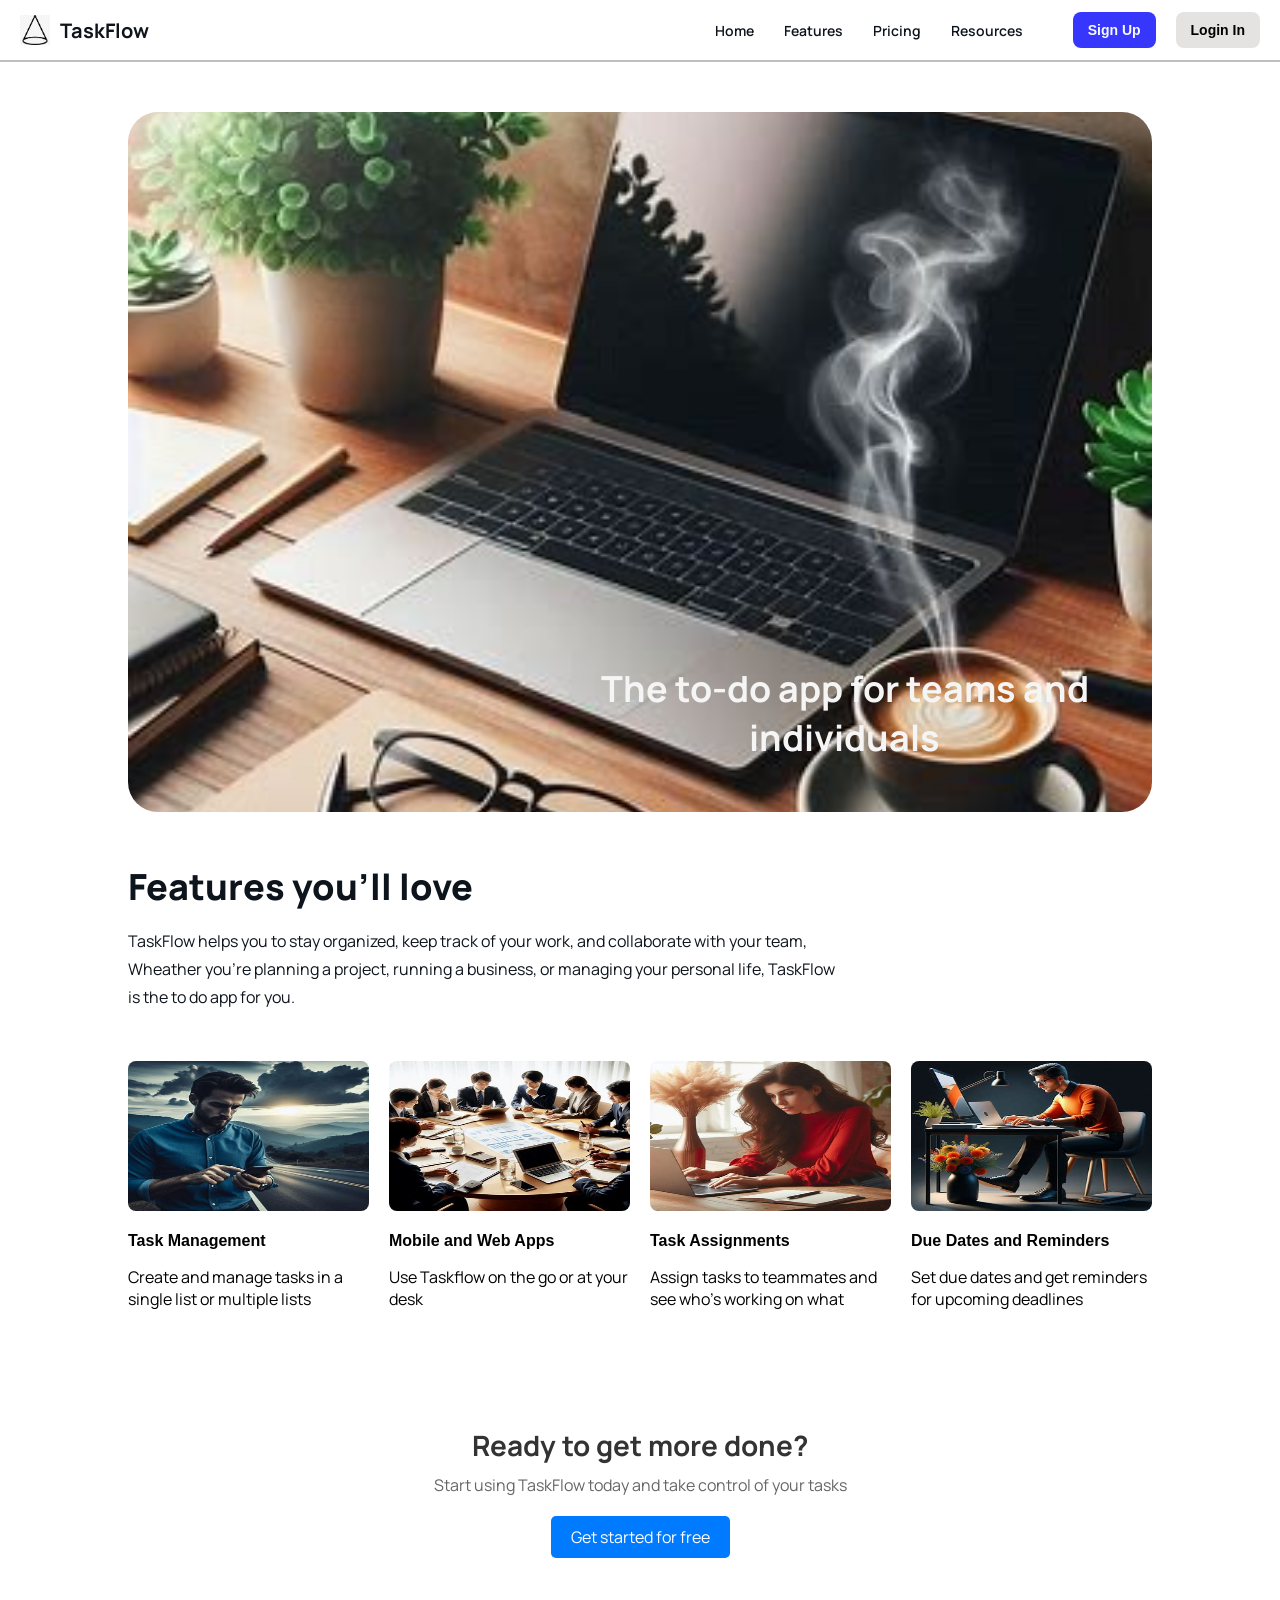
<file: to_do-List-LandingPage/index.html>
<!DOCTYPE html>
<html lang="en">

<head>
    <meta charset="UTF-8">
    <meta name="viewport" content="width=device-width, initial-scale=1.0">
    <title>ToDo App</title>
    <link rel="stylesheet" href="https://fonts.googleapis.com/css?family=Manrope">
    <link rel="stylesheet" href="assets/css/style.css">
</head>

<body>
    <header>
        <nav class="navBar">
            <div id="logo">
                <img src="assets/images/logo.jpg" alt="logo" width="30px" height="30px">
                <p id="taskFlow">TaskFlow</p>
            </div>

            <div class="lists">
                <ul>
                    <li><a href="">Home</a></li>
                    <li><a href="">Features</a></li>
                    <li><a href="">Pricing</a></li>
                    <li><a href="">Resources</a></li>
                </ul>
                <div class="btn">
                    <a href="signup.html"> <button class="signUp">Sign Up</button></a>
                    <a href="login.html"><button class="logIn">Login In</button></a>
                </div>
            </div>
        </nav>
    </header>
    <main>
        <section>
            <div class="welcome" style="background-image: url('assets/images/img1.jpg');">
                <div class="txt">
                    <h1>The to-do app for teams and individuals</h1>
                </div>
            </div>
        </section>
        <section>
            <h2 class="h2">Features you'll love</h2>
            <p class="ptag">
                TaskFlow helps you to stay organized, keep track of your work, and
                collaborate with your team, Wheather you're planning a project, running a
                business, or managing your personal life, TaskFlow is the to do app for
                you.
            </p>
        </section>
        <section>
            <div class="container">
                <div class="box">
                    <img src="assets/images/img2.jpg" alt="Image 1">
                    <p class="head">Task Management</p>
                    <p>Create and manage tasks in a single list or multiple lists</p>
                </div>

                <div class="box">
                    <img src="assets/images/img3.jpg" alt="Image 2">
                    <p class="head">Mobile and Web Apps</p>
                    <p>Use Taskflow on the go or at your desk</p>
                </div>

                <div class="box">
                    <img src="assets/images/img4.jpg" alt="Image 3">
                    <p class="head">Task Assignments</p>
                    <p>Assign tasks to teammates and see who's working on what</p>
                </div>

                <div class="box">
                    <img src="assets/images/img5.jpg" alt="Image 4">
                    <p class="head">Due Dates and Reminders</p>
                    <p>Set due dates and get reminders for upcoming deadlines</p>
                </div>
            </div>
        </section>
        <section>
            <div class="containers">
                <div class="heading">Ready to get more done?</div>
                <div class="subheading">Start using TaskFlow today and take control of your tasks</div>
                <a href="#" class="get-button">Get started for free</a>
            </div>
        </section>
    </main>
</body>

</html>
</file>
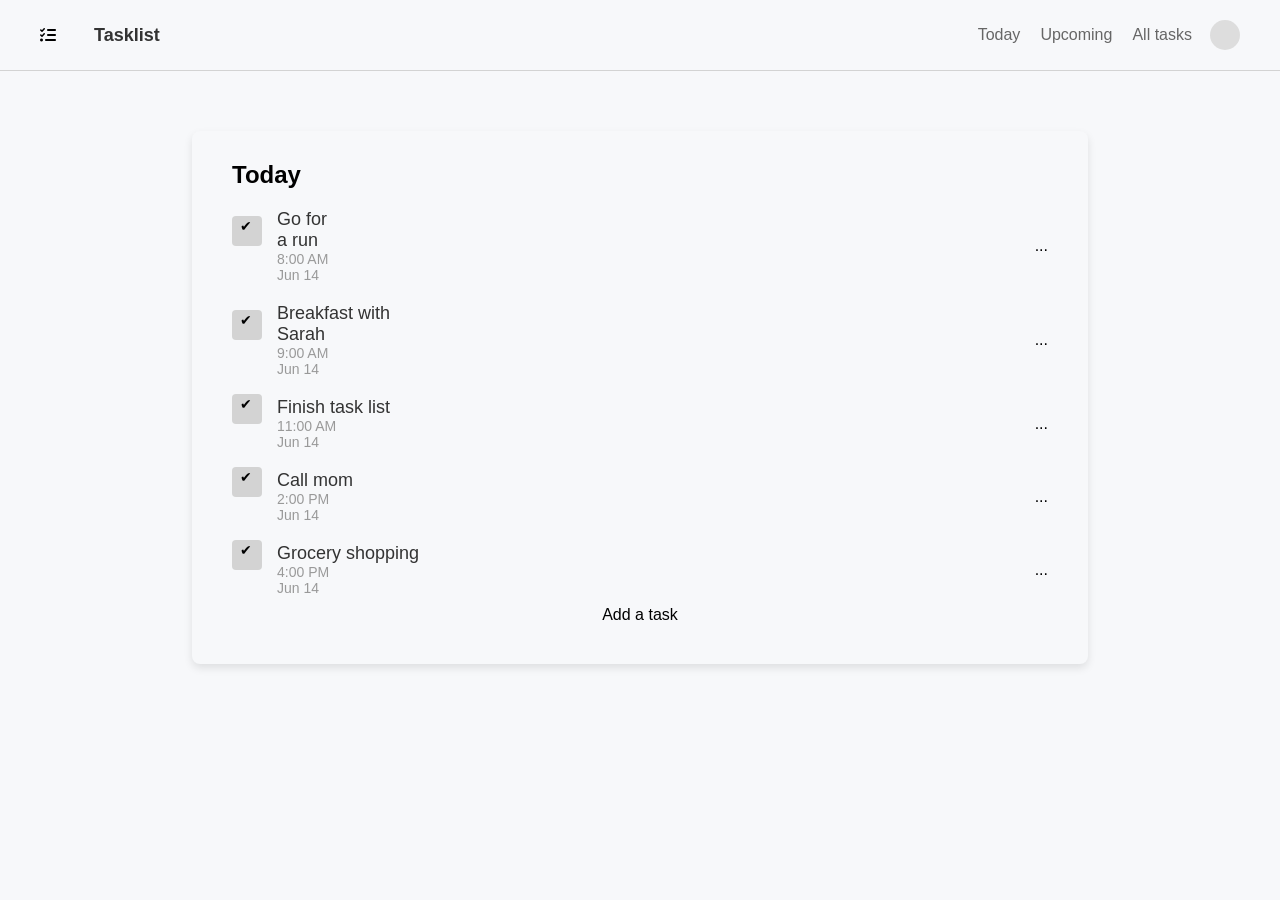
<file: to_do-List-LandingPage/todayTask.html>
<!DOCTYPE html>
<html lang="en">
<head>
    <meta charset="UTF-8">
    <meta name="viewport" content="width=device-width, initial-scale=1.0">
    <title>Task List</title>
    <link rel="stylesheet" href="css/all.css">
    <style>
        /* Reset */
        * {
            margin: 0;
            padding: 0;
            box-sizing: border-box;
        }

        body {
            font-family: Verdana, Geneva, Tahoma, sans-serif;
            display: flex;
            flex-direction: column;
            align-items: center;
            background-color:#f7f8fa ;
            margin: 0;
            height: 100vh;
        }

        /* Full-width Header */
        .header {
            width: 100%;
            background-color: #f7f8fa;
            padding: 20px 40px;
            /* box-shadow: 0px 4px 8px rgba(0, 0, 0, 0.1); */
            border-bottom: 1px solid lightgrey;
            display: flex;
            justify-content: space-between;
            align-items: center;
        }
        .header i{
            padding-right: 20px;
        }
        .header h1 {
            font-size: 24px;
            color: #333;
        }

        .nav-links {
            display: flex;
            gap: 20px;
            margin-left: 800px;
        }

        .nav-links a {
            color: #666;
            text-decoration: none;
            font-size: 16px;
        }

        .nav-links a:hover {
            color: #333;
        }

        /* Profile picture */
        .profile {
            width: 30px;
            height: 30px;
            border-radius: 50%;
            background-color: #ddd;
        }

        /* Centered Main Container */
        .container {
            width: 70%;
            background-color: #f7f8fa;
            padding: 20px 40px;
            border-radius: 8px;
            box-shadow: 0px 4px 8px rgba(0, 0, 0, 0.1);
            margin-top: 60px;
            margin-bottom: 30px;
        }

        /* Task list */
        .task-list {
            margin-top: 10px;
        }
        .task-list h2{
            margin-bottom: 10px;
        }
        .task-item {
            display: flex;
            align-items: center;
            justify-content: space-between;
            padding: 10px 0;
            /* border-bottom: 1px solid #e0e0e0; */
        }

        .task-item:last-child {
            border-bottom: none;
        }

        .task-info {
            display: flex;
            align-items: center;
        }

        /* Custom checkbox */
        .task-info input[type="checkbox"] {
            -webkit-appearance: none;
            appearance: none;
            width: 30px;
            height: 30px;
            border: none;
            background-color: lightgrey;
            border-radius: 4px;
            margin-right: 15px;
            position: relative;
            cursor: pointer;
            text-align: center;
            margin-bottom: 20px;
            top: -5px;
        }

        .task-info input[type="checkbox"]:checked::before {
            content: "✔";
            color: #000;
            font-size: 14px;
            position: absolute;
            top: 2px;
            left: 8px;
        }

        .task-title {
            font-size: 18px;
            color: #333;
        }

        .task-time {
            font-size: 14px;
            color: #999;
        }

        /* Add task link */
        .add-task {
            margin-bottom: 20px;
            text-align: center;
            color: #666;
            cursor: pointer;
        }

        .add-task:hover {
            color: #333;
        }
        a{
            text-decoration: none;
            color: black;
        }
        /* .task{
            padding-left: 20px;
        } */
    </style>
</head>
<body>

<!-- Full-width Header -->
<div class="header">
    <i class="fa-solid fa-tasks task"></i>
    <h1 style="font-size: 18px;">Tasklist</h1>
    <div class="nav-links">
        <a href="#">Today</a>
        <a href="upcoming.html">Upcoming</a>
        <a href="#">All tasks</a>
    </div>
    <div class="profile">
        <!-- Placeholder for profile picture -->
    </div>
</div>

<!-- Centered Task List Container -->
<div class="container">
    <div class="task-list">
        <h2>Today</h2>
        <div class="task-item">
            <div class="task-info">
                <input type="checkbox" checked>
                <div>
                    <div class="task-title">Go for <br>a run</div>
                    <div class="task-time">8:00 AM <br> Jun 14</div>
                </div>
            </div>
            <span>...</span>
        </div>
        <div class="task-item">
            <div class="task-info">
                <input type="checkbox" checked>
                <div>
                    <div class="task-title">Breakfast with <br> Sarah</div>
                    <div class="task-time">9:00 AM <br> Jun 14</div>
                </div>
            </div>
            <span>...</span>
        </div>
        <div class="task-item">
            <div class="task-info">
                <input type="checkbox" checked>
                <div>
                    <div class="task-title">Finish task list</div>
                    <div class="task-time">11:00 AM <br> Jun 14</div>
                </div>
            </div>
            <span>...</span>
        </div>
        <div class="task-item">
            <div class="task-info">
                <input type="checkbox" checked>
                <div>
                    <div class="task-title">Call mom</div>
                    <div class="task-time">2:00 PM <br> Jun 14</div>
                </div>
            </div>
            <span>...</span>
        </div>
        <div class="task-item">
            <div class="task-info">
                <input type="checkbox" checked>
                <div>
                    <div class="task-title">Grocery shopping</div>
                    <div class="task-time">4:00 PM <br> Jun 14</div>
                </div>
            </div>
            <span>...</span>
        </div>
    </div>

    <!-- Add task link -->
    <div class="add-task"><a href="newtask.html">Add a task</a></div>
</div>

</body>
</html>
</file>
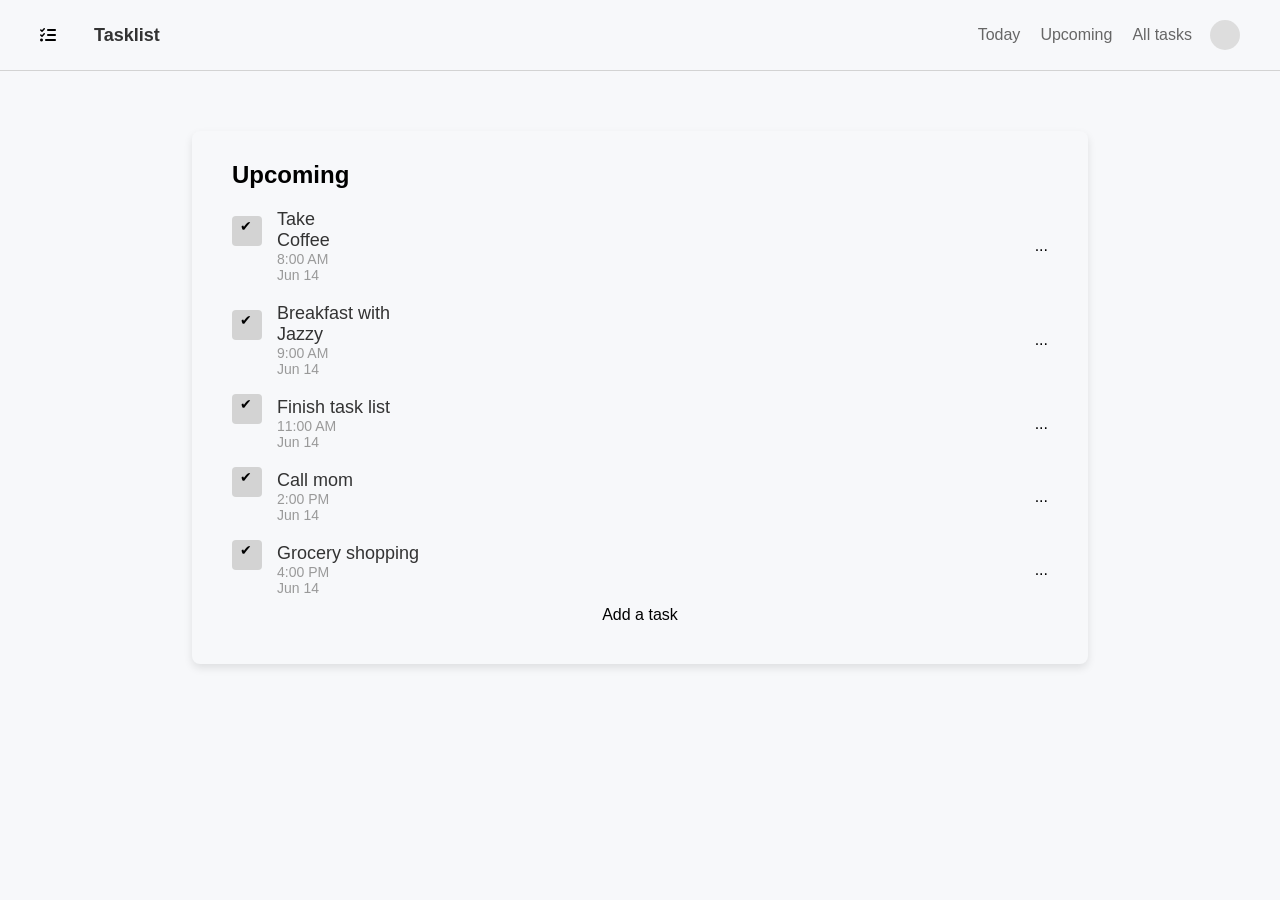
<file: to_do-List-LandingPage/upcoming.html>
<!DOCTYPE html>
<html lang="en">
<head>
    <meta charset="UTF-8">
    <meta name="viewport" content="width=device-width, initial-scale=1.0">
    <title>Task List</title>
    <link rel="stylesheet" href="css/all.css">
    <style>
        /* Reset */
        * {
            margin: 0;
            padding: 0;
            box-sizing: border-box;
        }

        body {
            font-family: Verdana, Geneva, Tahoma, sans-serif;
            display: flex;
            flex-direction: column;
            align-items: center;
            background-color:#f7f8fa ;
            margin: 0;
            height: 100vh;
        }

        /* Full-width Header */
        .header {
            width: 100%;
            background-color: #f7f8fa;
            padding: 20px 40px;
            /* box-shadow: 0px 4px 8px rgba(0, 0, 0, 0.1); */
            border-bottom: 1px solid lightgrey;
            display: flex;
            justify-content: space-between;
            align-items: center;
        }
        .header i{
            padding-right: 20px;
        }
        .header h1 {
            font-size: 24px;
            color: #333;
        }

        .nav-links {
            display: flex;
            gap: 20px;
            margin-left: 800px;
        }

        .nav-links a {
            color: #666;
            text-decoration: none;
            font-size: 16px;
        }

        .nav-links a:hover {
            color: #333;
        }

        /* Profile picture */
        .profile {
            width: 30px;
            height: 30px;
            border-radius: 50%;
            background-color: #ddd;
        }

        /* Centered Main Container */
        .container {
            width: 70%;
            background-color: #f7f8fa;
            padding: 20px 40px;
            border-radius: 8px;
            box-shadow: 0px 4px 8px rgba(0, 0, 0, 0.1);
            margin-top: 60px;
            margin-bottom: 30px;
        }

        /* Task list */
        .task-list {
            margin-top: 10px;
        }
        .task-list h2{
            margin-bottom: 10px;
        }
        .task-item {
            display: flex;
            align-items: center;
            justify-content: space-between;
            padding: 10px 0;
            /* border-bottom: 1px solid #e0e0e0; */
        }

        .task-item:last-child {
            border-bottom: none;
        }

        .task-info {
            display: flex;
            align-items: center;
        }

        /* Custom checkbox */
        .task-info input[type="checkbox"] {
            -webkit-appearance: none;
            appearance: none;
            width: 30px;
            height: 30px;
            border: none;
            background-color: lightgrey;
            border-radius: 4px;
            margin-right: 15px;
            position: relative;
            cursor: pointer;
            text-align: center;
            margin-bottom: 20px;
            top: -5px;
        }

        .task-info input[type="checkbox"]:checked::before {
            content: "✔";
            color: #000;
            font-size: 14px;
            position: absolute;
            top: 2px;
            left: 8px;
        }

        .task-title {
            font-size: 18px;
            color: #333;
        }

        .task-time {
            font-size: 14px;
            color: #999;
        }

        /* Add task link */
        .add-task {
            margin-bottom: 20px;
            text-align: center;
            color: #666;
            cursor: pointer;
        }

        .add-task:hover {
            color: #333;
        }
        a{
            text-decoration: none;
            color: black;
        }
        /* .task{
            padding-left: 20px;
        } */
    </style>
</head>
<body>

<!-- Full-width Header -->
<div class="header">
    <i class="fa-solid fa-tasks task"></i>
    <h1 style="font-size: 18px;">Tasklist</h1>
    <div class="nav-links">
        <a href="todayTask.html">Today</a>
        <a href="#">Upcoming</a>
        <a href="#">All tasks</a>
    </div>
    <div class="profile">
        <!-- Placeholder for profile picture -->
    </div>
</div>

<!-- Centered Task List Container -->
<div class="container">
    <div class="task-list">
        <h2>Upcoming</h2>
        <div class="task-item">
            <div class="task-info">
                <input type="checkbox" checked>
                <div>
                    <div class="task-title">Take <br>Coffee</div>
                    <div class="task-time">8:00 AM <br> Jun 14</div>
                </div>
            </div>
            <span>...</span>
        </div>
        <div class="task-item">
            <div class="task-info">
                <input type="checkbox" checked>
                <div>
                    <div class="task-title">Breakfast with <br> Jazzy</div>
                    <div class="task-time">9:00 AM <br> Jun 14</div>
                </div>
            </div>
            <span>...</span>
        </div>
        <div class="task-item">
            <div class="task-info">
                <input type="checkbox" checked>
                <div>
                    <div class="task-title">Finish task list</div>
                    <div class="task-time">11:00 AM <br> Jun 14</div>
                </div>
            </div>
            <span>...</span>
        </div>
        <div class="task-item">
            <div class="task-info">
                <input type="checkbox" checked>
                <div>
                    <div class="task-title">Call mom</div>
                    <div class="task-time">2:00 PM <br> Jun 14</div>
                </div>
            </div>
            <span>...</span>
        </div>
        <div class="task-item">
            <div class="task-info">
                <input type="checkbox" checked>
                <div>
                    <div class="task-title">Grocery shopping</div>
                    <div class="task-time">4:00 PM <br> Jun 14</div>
                </div>
            </div>
            <span>...</span>
        </div>
    </div>

    <!-- Add task link -->
    <div class="add-task"><a href="newtask.html">Add a task</a></div>
</div>

</body>
</html>
</file>
<file: to_do-List-LandingPage/assets/css/style.css>
@import url('https://fonts.googleapis.com/css2?family=Manrope:wght@200..800&display=swap');

* {
    font-family: "Manrope", sans-serif;
    font-optical-sizing: auto;
    font-weight: weight;
    font-style: normal;
}

body {
    margin: 0;
    padding: 0;
}

.welcome {
    background-position: center;
    background-size: cover;
    background-repeat: no-repeat;
    border-radius: 30px;
    width: 100%;
    height: 700px;
    position: relative;
    margin: 50px 0px;
}


.txt {
    position: absolute;
    bottom: 20px;
    right: 0px;
    max-width: 60%;
    text-align: center;
    font-family: Arial, Helvetica, sans-serif;
    font-size: 24px;
    color: whitesmoke;
    overflow: hidden;
   
}

#logo {
    display: flex;
    gap: 10px;
    align-items: center;
}


.navBar {
    display: flex;
    height: 60px;
    justify-content: space-between;
    align-items: center;
    border-bottom: 2px solid rgba(128, 128, 128, 0.5);
    padding: 0px 20px;
}

#taskFlow {
    font-family: "Manrope", sans-serif;
    font-size: 20px;
    font-weight: 700;
    color: #0d141c;
}

ul {
    list-style-type: none;
    display: flex;
    gap: 30px;
    font-family: "Manrope", sans-serif;
    font-size: 14px;
    font-weight: 600;
    color: #0d141c;
    padding: 0px 30px;
}

ul li a {
    text-decoration: none;
    color: #0d141c;
    transition: 0.3s ease;

}

ul li a:hover{
    color: blue;
    text-decoration: underline blue;
    font-size: 16px;
}

.lists,
.btn {
    display: flex;
    white-space: nowrap;
    gap: 20px;
    align-items: center;
}

.signUp {
    font-family: "Monrope", sans-serif;
    font-size: 14px;
    font-weight: 700;
    color: #f7fafc;
    background-color: rgb(54, 54, 252);
    border: none;
    border-radius: 8px;
    padding: 10px 15px;
    transition: 0.3s ease;
}
.signUp:hover {
    color: blue;
    background-color: white;
    border: 1px solid blue;
    cursor: pointer;
}

.logIn {
    font-family: "Monrope", sans-serif;
    font-size: 14px;
    font-weight: 700;
    color: black;
    background-color: rgb(229, 226, 226);
    border: none;
    border-radius: 8px;
    padding: 10px 15px;
    transition: 0.3s ease;
}

.logIn:hover {
    color: rgb(229, 226, 226);
    background-color: black;
    border: 1px solid rgb(229, 226, 226);
    cursor: pointer;
}

main {
    width: 80%;
    margin: 0px auto;
}

.h2 {
    margin-bottom: 8px;
    font-size: 36px;
    font-weight: 800;
    color: #0d141c;
}

.ptag {
    width: 720px;
    font-size: 16px;
    font-weight: 400;
    line-height: 28px;
    color: #0d141c;
}

/* Container styling */
.container {
    display: grid;
    grid-template-columns: repeat(4, 1fr);
    gap: 20px;
    margin-top: 50px;
    height: auto;
}

/* Individual box styling */
.box {
    background-color: #ffffff;
    border-radius: 10px;
}

/* Image styling with rounded edges and zoom effect */
.box img {
    width: 100%;
    height: auto;
    border-radius: 8px;
    max-height: 150px;
    transition: transform 1s ease-in-out;
    /* Smooth zoom effect */
}

/* Zoom-in effect on image hover */
.box img:hover {
    transform: scale(1.1);
    /* Slight zoom on the image */
}


.head {
    font-weight: 600;
    font-family: Arial, Helvetica, sans-serif;
}

.containers {
    text-align: center;
    margin: 100px auto;
}

.heading {
    font-size: 28px;
    font-weight: bold;
    color: #333;
}

.subheading {
    font-size: 16px;
    color: #666;
    margin-top: 10px;
}

.get-button {
    display: inline-block;
    margin-top: 20px;
    padding: 10px 20px;
    font-size: 16px;
    color: #fff;
    background-color: #007bff;
    border: none;
    border-radius: 5px;
    text-decoration: none;
    cursor: pointer;
}

.get-button:hover {
    background-color: #0152b6;
}
</file>
